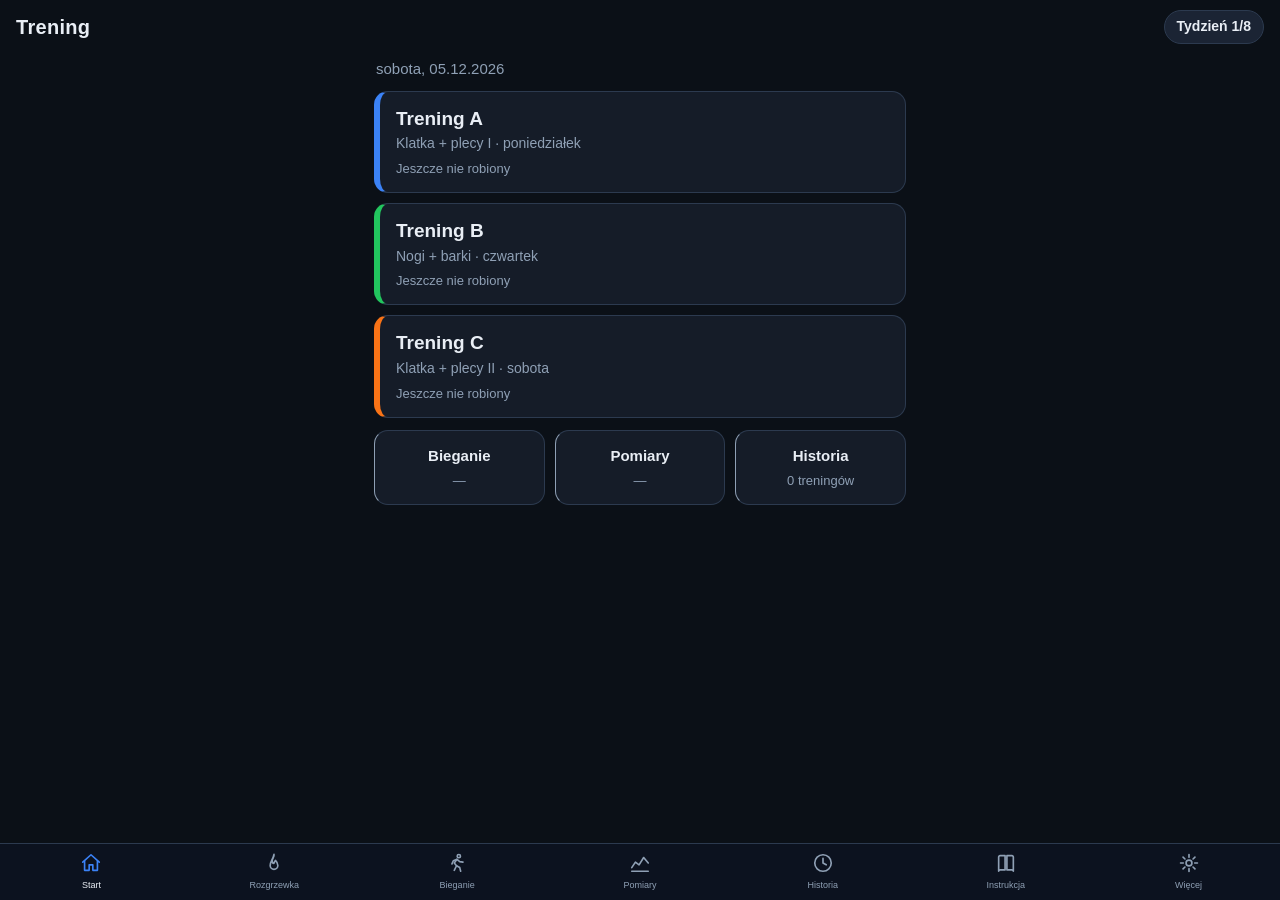
<file: index.html>
<!DOCTYPE html>
<html lang="pl">
<head>
  <meta charset="UTF-8">
  <meta name="viewport" content="width=device-width, initial-scale=1, viewport-fit=cover">
  <meta name="color-scheme" content="dark">
  <meta name="theme-color" content="#0b1017">
  <meta name="description" content="Dziennik treningowy — plan A/B/C, bieganie, pomiary. Działa offline.">
  <title>Trening</title>
  <link rel="manifest" href="manifest.json">
  <link rel="icon" href="icons/icon-192.png" type="image/png">
  <link rel="apple-touch-icon" href="icons/apple-touch-icon.png">
  <meta name="apple-mobile-web-app-capable" content="yes">
  <meta name="mobile-web-app-capable" content="yes">
  <meta name="apple-mobile-web-app-status-bar-style" content="black-translucent">
  <meta name="apple-mobile-web-app-title" content="Trening">
  <link rel="stylesheet" href="style.css">
</head>
<body>
  <header class="top">
    <h1>Trening</h1>
    <span id="weekchip" class="chip" hidden></span>
  </header>

  <main id="view" aria-live="polite"></main>

  <div id="timerbar" class="timerbar" hidden>
    <div class="timerinfo">
      <span class="timerlabel" id="timerlabel">Przerwa</span>
      <strong class="timertime" id="timertime">0:00</strong>
    </div>
    <button id="timerstop" class="btn ghost" type="button" aria-label="Zatrzymaj timer">✕</button>
  </div>

  <div id="toast" class="toast" hidden></div>

  <nav class="bottomnav" aria-label="Nawigacja">
    <a href="#/home" data-nav="home">
      <svg viewBox="0 0 24 24" aria-hidden="true"><path d="M3 11l9-8 9 8"/><path d="M5 10v10h5v-6h4v6h5V10"/></svg>
      <span>Start</span>
    </a>
    <a href="#/warmup" data-nav="warmup">
      <svg viewBox="0 0 24 24" aria-hidden="true"><path d="M12 2.5c.6 3.2-2 4.7-2 7.3 0 1.5 1 2.6 2 2.6 0-1.6 1-2.2 1.6-3.2 1.6 1.6 2.6 3.1 2.6 5.6a4.2 4.2 0 0 1-8.4 0C7.4 10.6 10.8 8.6 12 2.5z"/></svg>
      <span>Rozgrzewka</span>
    </a>
    <a href="#/run" data-nav="run">
      <svg viewBox="0 0 24 24" aria-hidden="true"><circle cx="14" cy="4.5" r="1.8"/><path d="M9 20l2.5-5L9 12l3-4 3 2.5 3.5.5"/><path d="M12 8l-4 1.5L6.5 13"/><path d="M11.5 15L15 17l1 4"/></svg>
      <span>Bieganie</span>
    </a>
    <a href="#/measure" data-nav="measure">
      <svg viewBox="0 0 24 24" aria-hidden="true"><path d="M3 17l4-6 4 3 5-8 5 6"/><path d="M3 21h18"/></svg>
      <span>Pomiary</span>
    </a>
    <a href="#/history" data-nav="history">
      <svg viewBox="0 0 24 24" aria-hidden="true"><circle cx="12" cy="12" r="9"/><path d="M12 7v5l3.5 2"/></svg>
      <span>Historia</span>
    </a>
    <a href="#/guide" data-nav="guide">
      <svg viewBox="0 0 24 24" aria-hidden="true"><path d="M4 5.5A1.5 1.5 0 0 1 5.5 4H11v15.5H5.5A1.5 1.5 0 0 0 4 21z"/><path d="M20 5.5A1.5 1.5 0 0 0 18.5 4H13v15.5h5.5A1.5 1.5 0 0 1 20 21z"/></svg>
      <span>Instrukcja</span>
    </a>
    <a href="#/settings" data-nav="settings">
      <svg viewBox="0 0 24 24" aria-hidden="true"><circle cx="12" cy="12" r="3.2"/><path d="M12 2.8v3M12 18.2v3M2.8 12h3M18.2 12h3M5.5 5.5l2.1 2.1M16.4 16.4l2.1 2.1M18.5 5.5l-2.1 2.1M7.6 16.4l-2.1 2.1"/></svg>
      <span>Więcej</span>
    </a>
  </nav>

  <script src="app.js"></script>
</body>
</html>
</file>
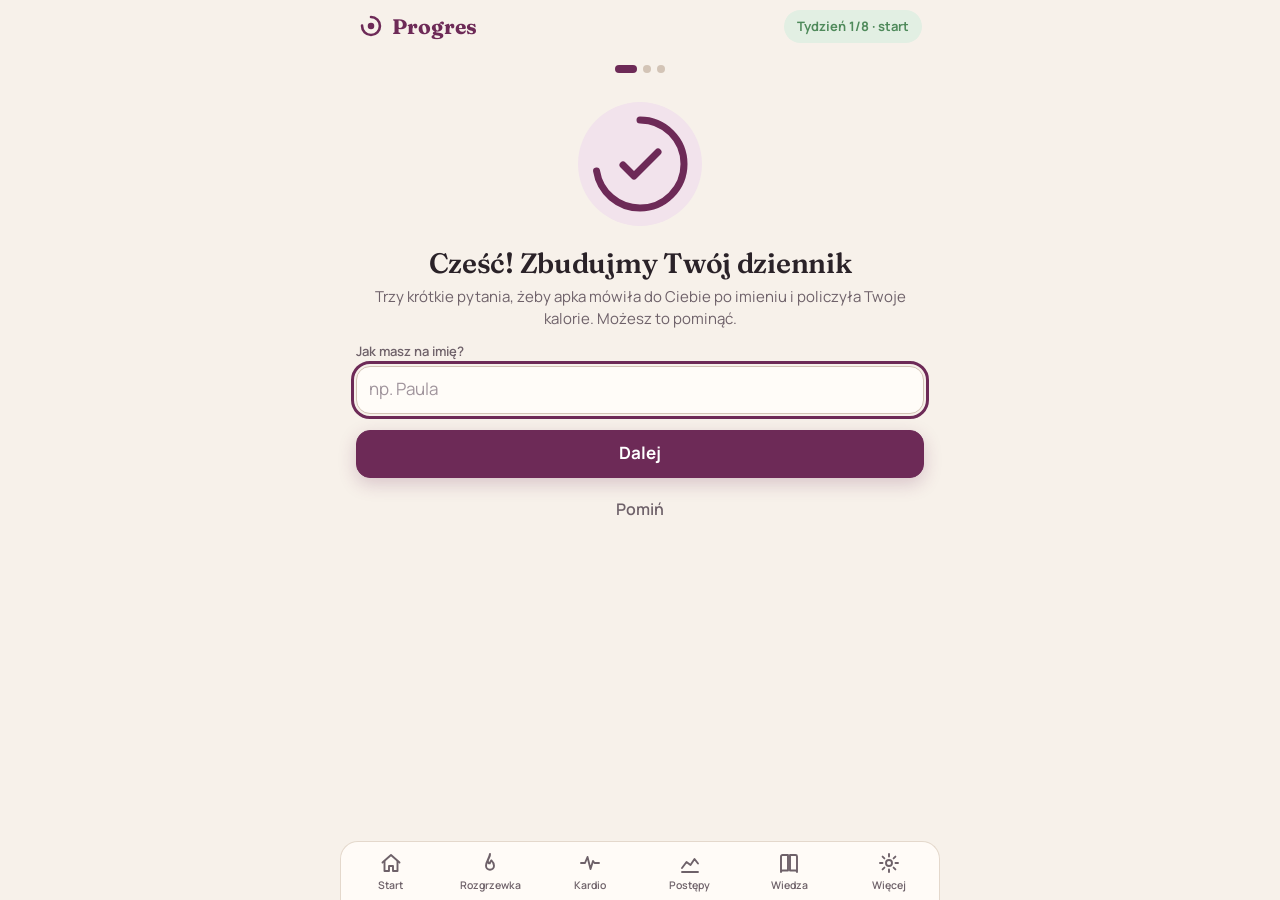
<file: beginner/index.html>
<!DOCTYPE html>
<html lang="pl">
<head>
  <meta charset="UTF-8">
  <meta name="viewport" content="width=device-width, initial-scale=1, viewport-fit=cover">
  <meta name="color-scheme" content="light dark">
  <meta name="theme-color" content="#f7f1ea" media="(prefers-color-scheme: light)">
  <meta name="theme-color" content="#1b1519" media="(prefers-color-scheme: dark)">
  <meta name="description" content="Twój dziennik treningowy na start: plan A/B, rozgrzewka, kardio, pomiary, zdjęcia i wiedza. Działa offline.">
  <title>Progres</title>
  <link rel="manifest" href="manifest.json">
  <link rel="icon" href="icons/icon-192.png" type="image/png">
  <link rel="apple-touch-icon" href="icons/apple-touch-icon.png">
  <meta name="apple-mobile-web-app-capable" content="yes">
  <meta name="mobile-web-app-capable" content="yes">
  <meta name="apple-mobile-web-app-status-bar-style" content="default">
  <meta name="apple-mobile-web-app-title" content="Progres">
  <link rel="preload" href="fonts/manrope-latin-400-normal.woff2" as="font" type="font/woff2" crossorigin>
  <link rel="preload" href="fonts/manrope-latin-700-normal.woff2" as="font" type="font/woff2" crossorigin>
  <link rel="preload" href="fonts/fraunces-latin-600-normal.woff2" as="font" type="font/woff2" crossorigin>
  <link rel="stylesheet" href="style.css">
  <script>
    (function () {
      try {
        var raw = localStorage.getItem('gf.settings');
        var t = raw ? JSON.parse(raw).d.theme : null;
        if (t === 'light' || t === 'dark') document.documentElement.setAttribute('data-theme', t);
      } catch (e) {}
    })();
  </script>
</head>
<body>
  <header class="top" id="top">
    <a class="brand" href="#/home" aria-label="Start">
      <svg viewBox="0 0 32 32" aria-hidden="true"><circle cx="16" cy="16" r="11" fill="none" stroke="currentColor" stroke-width="3.2" stroke-dasharray="52 18" stroke-linecap="round" transform="rotate(-90 16 16)"/><circle cx="16" cy="16" r="4" fill="currentColor"/></svg>
      <span>Progres</span>
    </a>
    <span id="weekchip" class="chip" hidden></span>
  </header>

  <main id="view"></main>

  <div id="timerbar" class="timerbar" hidden role="status">
    <div class="timerinfo">
      <span class="timerlabel" id="timerlabel">Przerwa</span>
      <strong class="timertime" id="timertime">0:00</strong>
    </div>
    <button id="timerstop" class="iconbtn" type="button" aria-label="Zamknij timer">
      <svg viewBox="0 0 24 24" aria-hidden="true"><path d="M6 6l12 12M18 6L6 18"/></svg>
    </button>
  </div>

  <div id="toast" class="toast" hidden role="status" aria-live="polite"></div>

  <nav class="bottomnav" aria-label="Nawigacja">
    <a href="#/home" data-nav="home">
      <svg viewBox="0 0 24 24" aria-hidden="true"><path d="M3.5 11.5 12 4l8.5 7.5"/><path d="M5.5 10.5V20h4.5v-5h4v5h4.5v-9.5"/></svg>
      <span>Start</span>
    </a>
    <a href="#/warmup" data-nav="warmup">
      <svg viewBox="0 0 24 24" aria-hidden="true"><path d="M12 3c.5 3-2.2 4.4-2.2 7 0 1.4.9 2.4 2 2.4.1-1.5 1-2.1 1.6-3 1.5 1.5 2.6 3 2.6 5.3A4 4 0 0 1 8 14.7C8 10 11 8.5 12 3z"/></svg>
      <span>Rozgrzewka</span>
    </a>
    <a href="#/cardio" data-nav="cardio">
      <svg viewBox="0 0 24 24" aria-hidden="true"><path d="M3 12h4l2.5-6 3 12 2.5-8 1.5 2H21"/></svg>
      <span>Kardio</span>
    </a>
    <a href="#/measure" data-nav="progress">
      <svg viewBox="0 0 24 24" aria-hidden="true"><path d="M4 17l4.5-6 4 3 4-6 3.5 4.5"/><path d="M4 21h16"/></svg>
      <span>Postępy</span>
    </a>
    <a href="#/learn" data-nav="learn">
      <svg viewBox="0 0 24 24" aria-hidden="true"><path d="M4 5.5A1.5 1.5 0 0 1 5.5 4H11v15.5H5.5A1.5 1.5 0 0 0 4 21z"/><path d="M20 5.5A1.5 1.5 0 0 0 18.5 4H13v15.5h5.5A1.5 1.5 0 0 1 20 21z"/></svg>
      <span>Wiedza</span>
    </a>
    <a href="#/settings" data-nav="settings">
      <svg viewBox="0 0 24 24" aria-hidden="true"><circle cx="12" cy="12" r="3"/><path d="M12 3v2.5M12 18.5V21M3 12h2.5M18.5 12H21M5.6 5.6l1.8 1.8M16.6 16.6l1.8 1.8M18.4 5.6l-1.8 1.8M7.4 16.6l-1.8 1.8"/></svg>
      <span>Więcej</span>
    </a>
  </nav>

  <script src="content.js"></script>
  <script src="app.js"></script>
  <script src="screens.js"></script>
</body>
</html>
</file>
<file: style.css>
/* ===== Trening — dziennik siłowni ===== */
:root {
  --bg: #0b1017;
  --card: #151c28;
  --card2: #1b2434;
  --line: #26324333;
  --line2: #2c3a4f;
  --text: #e9eef5;
  --mut: #8fa0b5;
  --a: #3b82f6;   /* Trening A — niebieski */
  --b: #22c55e;   /* Trening B — zielony  */
  --c: #f97316;   /* Trening C — pomarańczowy */
  --neut: #7dd3fc;
  --ok: #22c55e;
  --warn: #fbbf24;
  --danger: #ef4444;
  --r: 14px;
}

* { box-sizing: border-box; }

[hidden] { display: none !important; }

html { -webkit-text-size-adjust: 100%; }

body {
  margin: 0;
  background: var(--bg);
  color: var(--text);
  font-family: -apple-system, BlinkMacSystemFont, "Segoe UI", Roboto, "Helvetica Neue", Arial, sans-serif;
  line-height: 1.4;
  padding-bottom: calc(76px + env(safe-area-inset-bottom));
  min-height: 100dvh;
}

/* ===== Nagłówek ===== */
.top {
  display: flex;
  align-items: center;
  justify-content: space-between;
  gap: 8px;
  padding: calc(10px + env(safe-area-inset-top)) 16px 8px;
}
.top h1 { font-size: 20px; margin: 0; letter-spacing: 0.3px; }

.chip {
  background: var(--card2);
  border: 1px solid var(--line2);
  color: var(--text);
  border-radius: 999px;
  padding: 6px 12px;
  font-size: 14px;
  font-weight: 600;
  white-space: nowrap;
}
.chip.deload { background: #f9731626; border-color: var(--c); color: #fdba74; }

main { padding: 4px 14px 16px; max-width: 560px; margin: 0 auto; }

h2 { font-size: 18px; margin: 14px 2px 10px; }
.mut { color: var(--mut); }
.small { font-size: 13px; }

/* ===== Przyciski / pola ===== */
button, .btn {
  font: inherit;
  color: var(--text);
  background: var(--card2);
  border: 1px solid var(--line2);
  border-radius: 12px;
  min-height: 48px;
  padding: 10px 16px;
  cursor: pointer;
  touch-action: manipulation;
}
button:active { transform: scale(0.98); }

.btn.primary { background: var(--a); border-color: var(--a); font-weight: 700; font-size: 17px; width: 100%; }
.btn.primary.pb { background: var(--b); border-color: var(--b); }
.btn.primary.pc { background: var(--c); border-color: var(--c); }
.btn.ghost { background: transparent; border-color: transparent; color: var(--mut); }
.btn.danger { color: #fca5a5; border-color: #ef444455; background: #ef44441a; }
.btn.wide { width: 100%; }

input, select {
  font: inherit;
  font-size: 18px;
  color: var(--text);
  background: var(--bg);
  border: 1px solid var(--line2);
  border-radius: 12px;
  min-height: 48px;
  padding: 8px 12px;
  width: 100%;
}
input::placeholder { color: #55647a; }

:focus-visible { outline: 2px solid var(--a); outline-offset: 2px; }

label.field { display: block; margin: 10px 0; }
label.field > span { display: block; font-size: 14px; color: var(--mut); margin-bottom: 5px; }

/* ===== Start ===== */
.today { color: var(--mut); font-size: 15px; margin: 2px 2px 12px; }

.banner {
  background: linear-gradient(90deg, #f973161f, #f9731608);
  border: 1px solid #f9731666;
  color: #fdba74;
  border-radius: var(--r);
  padding: 12px 14px;
  font-weight: 600;
  margin: 0 0 12px;
}

.tiles { display: grid; gap: 10px; }

.tile {
  display: block;
  text-decoration: none;
  color: var(--text);
  background: var(--card);
  border: 1px solid var(--line2);
  border-left: 6px solid var(--mut);
  border-radius: var(--r);
  padding: 14px 16px;
}
.tile .tname { font-size: 19px; font-weight: 700; }
.tile .tsub { color: var(--mut); font-size: 14px; margin-top: 2px; }
.tile .tlast { color: var(--mut); font-size: 13px; margin-top: 6px; }
.tile .draftmark { color: var(--warn); font-weight: 600; }
.tile.pa { border-left-color: var(--a); }
.tile.pb { border-left-color: var(--b); }
.tile.pc { border-left-color: var(--c); }

.tiles.minor { grid-template-columns: 1fr 1fr 1fr; margin-top: 12px; }
.tiles.minor .tile { border-left-width: 1px; text-align: center; padding: 14px 6px; }
.tiles.minor .tname { font-size: 15px; }

/* ===== Ekran treningu ===== */
.planhead { display: flex; align-items: baseline; justify-content: space-between; gap: 8px; margin: 8px 2px 4px; }
.planhead h2 { margin: 0; }
.backlink { color: var(--mut); text-decoration: none; font-size: 15px; padding: 8px 4px; display: inline-block; }

.excard {
  background: var(--card);
  border: 1px solid var(--line2);
  border-radius: var(--r);
  padding: 12px 12px 14px;
  margin: 10px 0;
}
.excard.pa { border-top: 3px solid var(--a); }
.excard.pb { border-top: 3px solid var(--b); }
.excard.pc { border-top: 3px solid var(--c); }

.exhead { display: flex; gap: 8px; align-items: baseline; }
.exnum {
  flex: none; width: 24px; height: 24px; border-radius: 50%;
  background: var(--card2); color: var(--mut);
  font-size: 13px; font-weight: 700;
  display: inline-flex; align-items: center; justify-content: center;
}
.exhead h3 { font-size: 16px; margin: 0; }

.extarget { color: var(--mut); font-size: 14px; margin: 6px 0 2px; }
.exlast { color: #6d7d92; font-size: 13px; margin: 2px 0 8px; }

.badge {
  display: inline-block;
  background: #22c55e22;
  border: 1px solid #22c55e88;
  color: #86efac;
  border-radius: 999px;
  padding: 5px 12px;
  font-size: 14px;
  font-weight: 700;
  margin: 2px 0 8px;
}
.badge.deload { background: #f9731622; border-color: #f9731688; color: #fdba74; }

.wrow { display: flex; gap: 8px; align-items: center; margin: 4px 0 10px; }
.wrow .step {
  flex: none; width: 52px; font-size: 22px; font-weight: 700; padding: 0;
}
.wrow input.w {
  flex: 1; min-width: 0; text-align: center;
  font-size: 22px; font-weight: 700;
}
.wrow .unit { color: var(--mut); font-size: 15px; flex: none; }

/* ===== Notatka do ćwiczenia ===== */
.note { margin: 2px 0 10px; }
.note .notepreview {
  width: 100%;
  display: flex; align-items: center; gap: 8px;
  text-align: left;
  min-height: 42px;
  padding: 8px 11px;
  background: transparent;
  border: 1px dashed var(--line2);
  border-radius: 12px;
  color: var(--mut);
  font: inherit; font-size: 14px;
}
.note .notepreview .noteicon { flex: none; font-size: 15px; line-height: 1; opacity: .85; }
.note .notepreview .txt { flex: 1; min-width: 0; }
.note .notepreview .txt.add { color: var(--mut); }
.note .notepreview .notehint { flex: none; font-size: 12px; color: var(--mut); }

/* stan z notatką: bursztynowy akcent, podgląd do 2 linii */
.note.has .notepreview {
  align-items: flex-start;
  border-style: solid;
  border-color: #fbbf2455;
  border-left: 3px solid var(--warn);
  background: #fbbf2412;
  color: var(--text);
}
.note.has .notepreview .txt {
  color: var(--text);
  white-space: pre-wrap;
  display: -webkit-box; -webkit-line-clamp: 2; -webkit-box-orient: vertical; overflow: hidden;
}

/* rozwinięte pole edycji */
.note .notebox { display: none; margin-top: 6px; }
.note.open .notepreview { display: none; }
.note.open .notebox { display: block; }
.note .noteedit {
  width: 100%; min-height: 86px; resize: vertical;
  font-size: 16px; line-height: 1.45;
  background: var(--bg); border: 1px solid var(--a); border-radius: 12px; padding: 10px 12px;
  color: var(--text);
}
.note .noterow { display: flex; justify-content: flex-end; margin-top: 6px; }
.note .notedone {
  min-height: 40px; padding: 6px 18px; font-size: 15px;
  color: var(--neut); background: var(--card2); border: 1px solid var(--line2); border-radius: 12px;
}

.restctl { display: flex; align-items: center; gap: 8px; margin: 0 0 10px; }
.restctl .restlbl { color: var(--mut); font-size: 13px; margin-right: auto; }
.restctl .restminus, .restctl .restplus {
  flex: none; min-height: 40px; min-width: 46px; padding: 0;
  font-size: 22px; font-weight: 700; line-height: 1;
}
.restctl .restval {
  flex: none; min-width: 56px; text-align: center;
  font-size: 17px; font-weight: 700; font-variant-numeric: tabular-nums;
}

.copyrow { margin: 0 0 10px; }
.copylast { width: 100%; min-height: 44px; font-size: 15px; color: var(--neut); background: var(--card2); }

.sets { display: grid; grid-template-columns: repeat(var(--n, 4), 1fr); gap: 8px; }
.setcol { display: grid; gap: 6px; justify-items: stretch; }
.setcol .slabel { text-align: center; color: var(--mut); font-size: 12px; }
.setcol input.reps { text-align: center; font-size: 20px; font-weight: 700; padding: 6px 4px; }

.done {
  appearance: none;
  -webkit-appearance: none;
  margin: 0;
  width: 100%;
  height: 48px;
  border: 1px solid var(--line2);
  border-radius: 12px;
  background: var(--bg);
  cursor: pointer;
  display: inline-flex;
  align-items: center;
  justify-content: center;
}
.done::after { content: "✓"; font-size: 22px; font-weight: 900; color: transparent; }
.done:checked { background: #22c55e2b; border-color: var(--ok); }
.done:checked::after { color: var(--ok); }

.finishbar { margin: 16px 0 4px; display: grid; gap: 8px; }

/* ===== Formularze / listy ===== */
.card {
  background: var(--card);
  border: 1px solid var(--line2);
  border-radius: var(--r);
  padding: 14px;
  margin: 10px 0;
}

.grid2 { display: grid; grid-template-columns: 1fr 1fr; gap: 0 10px; }

.seg { display: grid; grid-template-columns: repeat(5, 1fr); gap: 6px; }
.seg button { min-height: 48px; font-size: 17px; font-weight: 700; padding: 0; }
.seg button.on { background: var(--a); border-color: var(--a); }

.pacebox { font-size: 15px; color: var(--mut); margin: 8px 2px; }
.pacebox strong { color: var(--text); font-size: 18px; }

.list { list-style: none; padding: 0; margin: 8px 0; }
.list li {
  display: flex; justify-content: space-between; align-items: center; gap: 10px;
  background: var(--card);
  border: 1px solid var(--line2);
  border-radius: 12px;
  padding: 10px 12px;
  margin: 8px 0;
  font-size: 15px;
}
.list li .li-main { flex: 1; min-width: 0; }
.list li .li-date { color: var(--mut); font-size: 13px; }
.list li .del {
  flex: none; min-height: 40px; min-width: 40px; padding: 0;
  color: var(--mut); background: transparent; border-color: transparent; font-size: 18px;
}

.delta { font-size: 15px; margin: 8px 2px; }
.delta .up { color: #fca5a5; }
.delta .downgood { color: #86efac; }

.chartbox { margin: 8px 0 4px; }
.chartbox svg { width: 100%; height: auto; display: block; }
.charttitle { font-size: 14px; color: var(--mut); margin: 10px 2px 4px; }

.legend { display: flex; gap: 14px; font-size: 13px; color: var(--mut); margin: 4px 2px; }
.legend .dot { display: inline-block; width: 10px; height: 10px; border-radius: 50%; margin-right: 5px; }

/* ===== Ustawienia ===== */
.setrow {
  display: flex; align-items: center; justify-content: space-between; gap: 12px;
  padding: 6px 0;
}
.switch { position: relative; flex: none; width: 54px; height: 32px; }
.switch input { position: absolute; opacity: 0; width: 100%; height: 100%; margin: 0; cursor: pointer; min-height: 0; }
.switch .knob {
  position: absolute; inset: 0; border-radius: 999px;
  background: var(--card2); border: 1px solid var(--line2);
  transition: background 0.15s;
  pointer-events: none;
}
.switch .knob::after {
  content: ""; position: absolute; top: 3px; left: 4px;
  width: 24px; height: 24px; border-radius: 50%;
  background: var(--mut);
  transition: transform 0.15s, background 0.15s;
}
.switch input:checked + .knob { background: #3b82f655; border-color: var(--a); }
.switch input:checked + .knob::after { transform: translateX(21px); background: var(--a); }
.switch input:focus-visible + .knob { outline: 2px solid var(--a); outline-offset: 2px; }

/* ===== Instrukcja ===== */
.guide .card { padding: 14px 16px; }
.guide h3 { font-size: 16px; margin: 2px 0 8px; display: flex; align-items: center; gap: 8px; }
.guide h3 .tag {
  flex: none; font-size: 12px; font-weight: 700; color: var(--bg);
  border-radius: 6px; padding: 2px 8px;
}
.guide h3 .tag.pa { background: var(--a); }
.guide h3 .tag.pb { background: var(--b); }
.guide h3 .tag.pc { background: var(--c); }
.guide h3 .tag.pw { background: #2dd4bf; min-width: 22px; text-align: center; }
.guide .disclaimer {
  background: #ef44441a; border: 1px solid #ef444455; color: #fca5a5;
  border-radius: 14px; padding: 12px 14px; margin: 0 0 12px; font-size: 14px; line-height: 1.5;
}
.guide .disclaimer strong { color: #fecaca; }
.guide .src { font-size: 12px; color: var(--mut); word-break: break-word; margin: 4px 0; }
.guide .src li { font-size: 12px; }
.guide p { font-size: 15px; margin: 6px 0; }
.guide ul { margin: 6px 0; padding-left: 20px; }
.guide ol { margin: 6px 0; padding-left: 22px; }
.guide li { font-size: 15px; margin: 5px 0; }
.guide .k { font-weight: 700; color: var(--text); }
.guide .hl { color: #86efac; font-weight: 700; }
.guide .hl.legs { color: #fdba74; }
.guide .day {
  display: inline-block; font-size: 12px; color: var(--mut);
  border: 1px solid var(--line2); border-radius: 999px; padding: 1px 8px; margin-left: 6px;
  vertical-align: middle;
}
.guide .lead { color: var(--mut); font-size: 15px; margin: 2px 2px 12px; }

/* ===== Timer / toast ===== */
.timerbar {
  position: fixed;
  left: 10px; right: 10px;
  bottom: calc(72px + env(safe-area-inset-bottom));
  background: #1d2a3d;
  border: 1px solid var(--a);
  border-radius: 14px;
  padding: 8px 8px 8px 14px;
  display: flex; align-items: center; justify-content: space-between; gap: 8px;
  box-shadow: 0 6px 24px #0009;
  z-index: 40;
}
.timerbar.over { border-color: var(--ok); background: #16341f; }
.timerinfo { min-width: 0; display: flex; align-items: baseline; gap: 10px; }
.timerlabel { color: var(--mut); font-size: 13px; white-space: nowrap; overflow: hidden; text-overflow: ellipsis; }
.timertime { font-size: 24px; font-variant-numeric: tabular-nums; }

.toast {
  pointer-events: none;
  position: fixed;
  left: 50%; transform: translateX(-50%);
  bottom: calc(84px + env(safe-area-inset-bottom));
  background: var(--card2);
  border: 1px solid var(--line2);
  border-radius: 999px;
  padding: 10px 18px;
  font-size: 15px;
  font-weight: 600;
  z-index: 50;
  box-shadow: 0 6px 24px #000a;
  white-space: nowrap;
}

/* ===== Dolna nawigacja ===== */
.bottomnav {
  position: fixed;
  left: 0; right: 0; bottom: 0;
  display: grid;
  grid-template-columns: repeat(7, 1fr);
  background: #0d1420f2;
  border-top: 1px solid var(--line2);
  padding-bottom: env(safe-area-inset-bottom);
  backdrop-filter: blur(8px);
  z-index: 30;
}
.bottomnav a {
  display: grid;
  justify-items: center;
  gap: 2px;
  padding: 8px 0 6px;
  min-height: 56px;
  text-decoration: none;
  color: var(--mut);
  font-size: 9px;
  min-width: 0;
}
.bottomnav a span { max-width: 100%; overflow: hidden; text-overflow: ellipsis; white-space: nowrap; }
.bottomnav a svg { width: 22px; height: 22px; fill: none; stroke: currentColor; stroke-width: 1.8; stroke-linecap: round; stroke-linejoin: round; }
.bottomnav a.on { color: var(--text); }
.bottomnav a.on svg { stroke: var(--a); }

@media (prefers-reduced-motion: reduce) {
  *, *::before, *::after { transition: none !important; animation: none !important; }
  button:active { transform: none; }
}
</file>
<file: beginner/style.css>
/* ===== Progres — dziennik treningowy na start =====
   Motyw jasny, ciepły (domyślny) + ciemny. Fonty lokalne (OFL). */

@font-face { font-family: 'Manrope'; font-style: normal; font-display: swap; font-weight: 400; src: url(fonts/manrope-latin-ext-400-normal.woff2) format('woff2'); unicode-range: U+0100-02BA, U+02BD-02C5, U+02C7-02CC, U+02CE-02D7, U+02DD-02FF, U+0304, U+0308, U+0329, U+1D00-1DBF, U+1E00-1E9F, U+1EF2-1EFF, U+2020, U+20A0-20AB, U+20AD-20C0, U+2113, U+2C60-2C7F, U+A720-A7FF; }
@font-face { font-family: 'Manrope'; font-style: normal; font-display: swap; font-weight: 400; src: url(fonts/manrope-latin-400-normal.woff2) format('woff2'); unicode-range: U+0000-00FF, U+0131, U+0152-0153, U+02BB-02BC, U+02C6, U+02DA, U+02DC, U+0304, U+0308, U+0329, U+2000-206F, U+20AC, U+2122, U+2191, U+2193, U+2212, U+2215, U+FEFF, U+FFFD; }
@font-face { font-family: 'Manrope'; font-style: normal; font-display: swap; font-weight: 500; src: url(fonts/manrope-latin-ext-500-normal.woff2) format('woff2'); unicode-range: U+0100-02BA, U+02BD-02C5, U+02C7-02CC, U+02CE-02D7, U+02DD-02FF, U+0304, U+0308, U+0329, U+1D00-1DBF, U+1E00-1E9F, U+1EF2-1EFF, U+2020, U+20A0-20AB, U+20AD-20C0, U+2113, U+2C60-2C7F, U+A720-A7FF; }
@font-face { font-family: 'Manrope'; font-style: normal; font-display: swap; font-weight: 500; src: url(fonts/manrope-latin-500-normal.woff2) format('woff2'); unicode-range: U+0000-00FF, U+0131, U+0152-0153, U+02BB-02BC, U+02C6, U+02DA, U+02DC, U+0304, U+0308, U+0329, U+2000-206F, U+20AC, U+2122, U+2191, U+2193, U+2212, U+2215, U+FEFF, U+FFFD; }
@font-face { font-family: 'Manrope'; font-style: normal; font-display: swap; font-weight: 600; src: url(fonts/manrope-latin-ext-600-normal.woff2) format('woff2'); unicode-range: U+0100-02BA, U+02BD-02C5, U+02C7-02CC, U+02CE-02D7, U+02DD-02FF, U+0304, U+0308, U+0329, U+1D00-1DBF, U+1E00-1E9F, U+1EF2-1EFF, U+2020, U+20A0-20AB, U+20AD-20C0, U+2113, U+2C60-2C7F, U+A720-A7FF; }
@font-face { font-family: 'Manrope'; font-style: normal; font-display: swap; font-weight: 600; src: url(fonts/manrope-latin-600-normal.woff2) format('woff2'); unicode-range: U+0000-00FF, U+0131, U+0152-0153, U+02BB-02BC, U+02C6, U+02DA, U+02DC, U+0304, U+0308, U+0329, U+2000-206F, U+20AC, U+2122, U+2191, U+2193, U+2212, U+2215, U+FEFF, U+FFFD; }
@font-face { font-family: 'Manrope'; font-style: normal; font-display: swap; font-weight: 700; src: url(fonts/manrope-latin-ext-700-normal.woff2) format('woff2'); unicode-range: U+0100-02BA, U+02BD-02C5, U+02C7-02CC, U+02CE-02D7, U+02DD-02FF, U+0304, U+0308, U+0329, U+1D00-1DBF, U+1E00-1E9F, U+1EF2-1EFF, U+2020, U+20A0-20AB, U+20AD-20C0, U+2113, U+2C60-2C7F, U+A720-A7FF; }
@font-face { font-family: 'Manrope'; font-style: normal; font-display: swap; font-weight: 700; src: url(fonts/manrope-latin-700-normal.woff2) format('woff2'); unicode-range: U+0000-00FF, U+0131, U+0152-0153, U+02BB-02BC, U+02C6, U+02DA, U+02DC, U+0304, U+0308, U+0329, U+2000-206F, U+20AC, U+2122, U+2191, U+2193, U+2212, U+2215, U+FEFF, U+FFFD; }
@font-face { font-family: 'Fraunces'; font-style: normal; font-display: swap; font-weight: 500; src: url(fonts/fraunces-latin-ext-500-normal.woff2) format('woff2'); unicode-range: U+0100-02BA, U+02BD-02C5, U+02C7-02CC, U+02CE-02D7, U+02DD-02FF, U+0304, U+0308, U+0329, U+1D00-1DBF, U+1E00-1E9F, U+1EF2-1EFF, U+2020, U+20A0-20AB, U+20AD-20C0, U+2113, U+2C60-2C7F, U+A720-A7FF; }
@font-face { font-family: 'Fraunces'; font-style: normal; font-display: swap; font-weight: 500; src: url(fonts/fraunces-latin-500-normal.woff2) format('woff2'); unicode-range: U+0000-00FF, U+0131, U+0152-0153, U+02BB-02BC, U+02C6, U+02DA, U+02DC, U+0304, U+0308, U+0329, U+2000-206F, U+20AC, U+2122, U+2191, U+2193, U+2212, U+2215, U+FEFF, U+FFFD; }
@font-face { font-family: 'Fraunces'; font-style: normal; font-display: swap; font-weight: 600; src: url(fonts/fraunces-latin-ext-600-normal.woff2) format('woff2'); unicode-range: U+0100-02BA, U+02BD-02C5, U+02C7-02CC, U+02CE-02D7, U+02DD-02FF, U+0304, U+0308, U+0329, U+1D00-1DBF, U+1E00-1E9F, U+1EF2-1EFF, U+2020, U+20A0-20AB, U+20AD-20C0, U+2113, U+2C60-2C7F, U+A720-A7FF; }
@font-face { font-family: 'Fraunces'; font-style: normal; font-display: swap; font-weight: 600; src: url(fonts/fraunces-latin-600-normal.woff2) format('woff2'); unicode-range: U+0000-00FF, U+0131, U+0152-0153, U+02BB-02BC, U+02C6, U+02DA, U+02DC, U+0304, U+0308, U+0329, U+2000-206F, U+20AC, U+2122, U+2191, U+2193, U+2212, U+2215, U+FEFF, U+FFFD; }
@font-face { font-family: 'Fraunces'; font-style: normal; font-display: swap; font-weight: 700; src: url(fonts/fraunces-latin-ext-700-normal.woff2) format('woff2'); unicode-range: U+0100-02BA, U+02BD-02C5, U+02C7-02CC, U+02CE-02D7, U+02DD-02FF, U+0304, U+0308, U+0329, U+1D00-1DBF, U+1E00-1E9F, U+1EF2-1EFF, U+2020, U+20A0-20AB, U+20AD-20C0, U+2113, U+2C60-2C7F, U+A720-A7FF; }
@font-face { font-family: 'Fraunces'; font-style: normal; font-display: swap; font-weight: 700; src: url(fonts/fraunces-latin-700-normal.woff2) format('woff2'); unicode-range: U+0000-00FF, U+0131, U+0152-0153, U+02BB-02BC, U+02C6, U+02DA, U+02DC, U+0304, U+0308, U+0329, U+2000-206F, U+20AC, U+2122, U+2191, U+2193, U+2212, U+2215, U+FEFF, U+FFFD; }

:root {
  --bg: #f7f1ea;
  --bg2: #ede3d8;
  --card: #fffcf8;
  --line: #e4d8cc;
  --line2: #d3c4b6;
  --text: #2a2228;
  --mut: #6e6169;
  --accent: #6d2a57;
  --accent-ink: #ffffff;
  --accent-soft: #f2e3ec;
  --a: #6d2a57;
  --a-soft: #f2e3ec;
  --b: #8a3a4c;
  --b-soft: #f6e4e6;
  --ok: #4f8a5b;
  --ok-soft: #e2efe3;
  --warn: #a8641f;
  --warn-soft: #f7e9d6;
  --danger: #b23b3b;
  --danger-soft: #f8e2e2;
  --shadow: 0 6px 22px rgba(90, 55, 70, .09), 0 1px 3px rgba(90, 55, 70, .06);
  --shadow-lg: 0 14px 40px rgba(90, 55, 70, .16);
  --r: 20px;
  --r-sm: 14px;
  --sans: 'Manrope', -apple-system, BlinkMacSystemFont, 'Segoe UI', Roboto, sans-serif;
  --serif: 'Fraunces', Georgia, 'Times New Roman', serif;
  color-scheme: light;
}
@media (prefers-color-scheme: dark) {
  :root:not([data-theme="light"]) {
    --bg: #1b1519; --bg2: #262028; --card: #272029; --line: #3a3038; --line2: #4a3f48;
    --text: #f3ebef; --mut: #b4a6ae;
    --accent: #d99cc6; --accent-ink: #2a1422; --accent-soft: #3a2634;
    --a: #d99cc6; --a-soft: #3a2634; --b: #e6a3b0; --b-soft: #3d2730;
    --ok: #8fc79a; --ok-soft: #22352a; --warn: #e3ab62; --warn-soft: #3a2e1e;
    --danger: #ef8181; --danger-soft: #3c2424;
    --shadow: 0 6px 22px rgba(0, 0, 0, .35); --shadow-lg: 0 14px 40px rgba(0, 0, 0, .5);
    color-scheme: dark;
  }
}
:root[data-theme="dark"] {
  --bg: #1b1519; --bg2: #262028; --card: #272029; --line: #3a3038; --line2: #4a3f48;
  --text: #f3ebef; --mut: #b4a6ae;
  --accent: #d99cc6; --accent-ink: #2a1422; --accent-soft: #3a2634;
  --a: #d99cc6; --a-soft: #3a2634; --b: #e6a3b0; --b-soft: #3d2730;
  --ok: #8fc79a; --ok-soft: #22352a; --warn: #e3ab62; --warn-soft: #3a2e1e;
  --danger: #ef8181; --danger-soft: #3c2424;
  --shadow: 0 6px 22px rgba(0, 0, 0, .35); --shadow-lg: 0 14px 40px rgba(0, 0, 0, .5);
  color-scheme: dark;
}

* { box-sizing: border-box; }
[hidden] { display: none !important; }
html { -webkit-text-size-adjust: 100%; }
body {
  margin: 0;
  background: var(--bg);
  color: var(--text);
  font-family: var(--sans);
  font-size: 16px;
  line-height: 1.45;
  padding-bottom: calc(84px + env(safe-area-inset-bottom));
  min-height: 100dvh;
  -webkit-font-smoothing: antialiased;
}
h1, h2, h3, .serif { font-family: var(--serif); font-weight: 600; letter-spacing: -0.01em; }
h2 { font-size: 24px; margin: 18px 2px 10px; line-height: 1.2; }
h3 { font-size: 18px; margin: 0 0 8px; line-height: 1.25; }
p { margin: 6px 0; }
a { color: var(--accent); }
.mut { color: var(--mut); }
.small { font-size: 13px; }
.center { text-align: center; }
.num { font-family: var(--serif); font-weight: 700; font-variant-numeric: tabular-nums; }
.lead { color: var(--mut); font-size: 15px; margin: 0 2px 12px; }
strong { font-weight: 700; }

/* ===== Nagłówek ===== */
.top {
  display: flex; align-items: center; justify-content: space-between; gap: 8px;
  padding: calc(10px + env(safe-area-inset-top)) 18px 6px;
  max-width: 600px; margin: 0 auto;
}
.brand { display: inline-flex; align-items: center; gap: 8px; text-decoration: none; color: var(--accent); font-family: var(--serif); font-weight: 700; font-size: 21px; }
.brand svg { width: 26px; height: 26px; }
.chip {
  background: var(--card); border: 1px solid var(--line); color: var(--mut);
  border-radius: 999px; padding: 6px 12px; font-size: 13px; font-weight: 700; white-space: nowrap;
}
.chip.intro { background: var(--ok-soft); border-color: transparent; color: var(--ok); }
.chip.deload { background: var(--warn-soft); border-color: transparent; color: var(--warn); }

main { padding: 4px 16px 16px; max-width: 600px; margin: 0 auto; }

/* ===== Przyciski / pola ===== */
button, .btn {
  font: inherit; font-weight: 600;
  color: var(--text); background: var(--card);
  border: 1px solid var(--line); border-radius: var(--r-sm);
  min-height: 48px; padding: 10px 16px;
  cursor: pointer; touch-action: manipulation;
  text-decoration: none; display: inline-flex; align-items: center; justify-content: center; gap: 8px;
  transition: transform .12s ease, background .15s ease, box-shadow .15s ease;
}
button:active, .btn:active { transform: scale(.98); }
.btn.primary { background: var(--accent); border-color: var(--accent); color: var(--accent-ink); font-weight: 700; font-size: 17px; width: 100%; box-shadow: 0 6px 18px rgba(109, 42, 87, .22); }
.btn.primary.pb { background: var(--b); border-color: var(--b); }
.btn.soft { background: var(--accent-soft); border-color: transparent; color: var(--accent); }
.btn.ghost { background: transparent; border-color: transparent; color: var(--mut); }
.btn.danger { color: var(--danger); border-color: transparent; background: var(--danger-soft); }
.btn.wide { width: 100%; }
.btn.sm { min-height: 40px; padding: 6px 12px; font-size: 14px; }
.btn svg { width: 18px; height: 18px; fill: none; stroke: currentColor; stroke-width: 2; stroke-linecap: round; stroke-linejoin: round; }
.iconbtn { min-width: 44px; min-height: 44px; padding: 0; border-radius: 12px; background: transparent; border-color: transparent; color: var(--mut); }
.iconbtn svg { width: 20px; height: 20px; fill: none; stroke: currentColor; stroke-width: 2; stroke-linecap: round; }

input, select, textarea {
  font: inherit; font-size: 17px; color: var(--text);
  background: var(--card); border: 1px solid var(--line2); border-radius: var(--r-sm);
  min-height: 48px; padding: 8px 12px; width: 100%;
}
select { appearance: none; -webkit-appearance: none; background-image: linear-gradient(45deg, transparent 50%, var(--mut) 50%), linear-gradient(135deg, var(--mut) 50%, transparent 50%); background-position: calc(100% - 18px) 50%, calc(100% - 13px) 50%; background-size: 5px 5px; background-repeat: no-repeat; padding-right: 34px; }
textarea { min-height: 84px; resize: vertical; line-height: 1.45; }
input::placeholder, textarea::placeholder { color: #a0949c; }
:focus-visible { outline: 3px solid var(--accent); outline-offset: 2px; }
label.field { display: block; margin: 10px 0; }
label.field > span, .field > .lbl { display: block; font-size: 13px; font-weight: 600; color: var(--mut); margin-bottom: 5px; }
.grid2 { display: grid; grid-template-columns: 1fr 1fr; gap: 0 10px; }
.grid3 { display: grid; grid-template-columns: 1fr 1fr 1fr; gap: 8px; }
.row { display: flex; gap: 8px; align-items: center; }
.row.between { justify-content: space-between; }
.stack { display: grid; gap: 8px; }

/* ===== Karty ===== */
.card {
  background: var(--card); border: 1px solid var(--line); border-radius: var(--r);
  padding: 16px; margin: 10px 0; box-shadow: var(--shadow);
}
.card.flat { box-shadow: none; }
.card.tint { background: var(--accent-soft); border-color: transparent; }
.card h3 { display: flex; align-items: center; gap: 8px; }
.card h3 .ic { flex: none; width: 30px; height: 30px; border-radius: 10px; background: var(--accent-soft); color: var(--accent); display: inline-flex; align-items: center; justify-content: center; }
.card h3 .ic svg { width: 18px; height: 18px; fill: none; stroke: currentColor; stroke-width: 2; stroke-linecap: round; stroke-linejoin: round; }

.banner {
  border-radius: var(--r-sm); padding: 12px 14px; margin: 0 0 12px; font-size: 14px; line-height: 1.45;
  background: var(--ok-soft); color: var(--ok); border: 1px solid transparent;
}
.banner strong { display: block; font-size: 15px; margin-bottom: 2px; }
.banner.deload { background: var(--warn-soft); color: var(--warn); }
.banner.info { background: var(--accent-soft); color: var(--accent); }

.note-med { font-size: 12px; color: var(--mut); margin: 14px 2px 4px; text-align: center; }

/* ===== Start ===== */
.hello { margin: 8px 2px 2px; }
.hello h2 { font-size: 30px; margin: 0; }
.hello .date { color: var(--mut); font-size: 14px; margin: 2px 0 12px; }

.nextcard {
  display: block; text-decoration: none; color: var(--accent-ink);
  background: var(--a); border-radius: var(--r); padding: 20px 20px 18px; margin: 10px 0;
  box-shadow: 0 12px 30px rgba(109, 42, 87, .25); position: relative; overflow: hidden;
}
.nextcard.pb { background: var(--b); box-shadow: 0 12px 30px rgba(138, 58, 76, .25); }
.nextcard::after { content: ""; position: absolute; right: -40px; top: -40px; width: 160px; height: 160px; border-radius: 50%; background: rgba(255, 255, 255, .09); }
.nextcard .k { font-size: 13px; font-weight: 700; letter-spacing: .06em; text-transform: uppercase; opacity: .85; }
.nextcard .t { font-family: var(--serif); font-size: 30px; font-weight: 700; margin: 2px 0 4px; line-height: 1.1; }
.nextcard .s { font-size: 14px; opacity: .9; }
.nextcard .go { margin-top: 12px; display: inline-flex; align-items: center; gap: 6px; background: rgba(255, 255, 255, .18); border-radius: 999px; padding: 8px 14px; font-weight: 700; font-size: 14px; }
.nextcard .go svg { width: 16px; height: 16px; fill: none; stroke: currentColor; stroke-width: 2.4; stroke-linecap: round; stroke-linejoin: round; }
.nextcard .draftmark { display: inline-block; margin-top: 8px; font-size: 13px; background: rgba(255, 255, 255, .22); border-radius: 999px; padding: 4px 10px; }

.rings { display: grid; grid-template-columns: 1fr 1fr 1fr; gap: 8px; }
.ring { text-align: center; }
.ring svg { width: 78px; height: 78px; display: block; margin: 0 auto 4px; }
.ring .track { fill: none; stroke: var(--bg2); stroke-width: 7; }
.ring .bar { fill: none; stroke: var(--accent); stroke-width: 7; stroke-linecap: round; transform: rotate(-90deg); transform-origin: 50% 50%; transition: stroke-dashoffset .8s cubic-bezier(.2, .8, .2, 1); }
.ring.ok .bar { stroke: var(--ok); }
.ring .val { font-family: var(--serif); font-weight: 700; font-size: 18px; }
.ring .lbl { font-size: 12px; color: var(--mut); }

.streakrow { display: flex; gap: 10px; align-items: center; }
.streakrow .big { font-family: var(--serif); font-weight: 700; font-size: 36px; line-height: 1; color: var(--accent); }
.streakrow .txt { font-size: 14px; color: var(--mut); }

.tiles { display: grid; grid-template-columns: 1fr 1fr 1fr; gap: 8px; margin: 10px 0; }
.tile {
  display: grid; justify-items: center; gap: 6px; text-decoration: none; color: var(--text);
  background: var(--card); border: 1px solid var(--line); border-radius: var(--r-sm); padding: 14px 6px 12px;
  text-align: center; font-size: 13px; font-weight: 600; box-shadow: var(--shadow);
}
.tile svg { width: 26px; height: 26px; fill: none; stroke: var(--accent); stroke-width: 1.9; stroke-linecap: round; stroke-linejoin: round; }
.tile .sub { font-size: 11px; color: var(--mut); font-weight: 500; }

.reminder { display: flex; gap: 12px; align-items: center; }
.reminder .txt { flex: 1; font-size: 14px; }
.reminder .txt strong { display: block; }

/* ===== Onboarding ===== */
.onb { margin-top: 12px; }
.onb .dots { display: flex; gap: 6px; justify-content: center; margin: 6px 0 16px; }
.onb .dots i { width: 8px; height: 8px; border-radius: 50%; background: var(--line2); }
.onb .dots i.on { background: var(--accent); width: 22px; border-radius: 999px; }
.onb h2 { font-size: 28px; margin: 6px 0 6px; }
.onb .illu { width: 150px; height: 150px; margin: 6px auto 8px; display: block; }
.onb .actions { display: grid; gap: 8px; margin-top: 16px; }
.choice { display: grid; gap: 8px; }
.choice label { display: flex; gap: 10px; align-items: center; background: var(--card); border: 1px solid var(--line); border-radius: var(--r-sm); padding: 12px 14px; cursor: pointer; }
.choice input { width: 20px; height: 20px; min-height: 0; margin: 0; accent-color: var(--accent); }
.choice label:has(input:checked) { border-color: var(--accent); background: var(--accent-soft); }
.choice .d { font-size: 13px; color: var(--mut); }

/* ===== Trening ===== */
.backlink { color: var(--mut); text-decoration: none; font-size: 14px; font-weight: 600; padding: 8px 2px; display: inline-flex; align-items: center; gap: 4px; }
.planhead { margin: 4px 2px 8px; }
.planhead h2 { margin: 0; }
.planhead .sub { color: var(--mut); font-size: 14px; }
.planhead .elapsed { font-size: 13px; color: var(--mut); font-variant-numeric: tabular-nums; }

.excard { position: relative; padding: 14px 14px 16px; }
.excard.pa { border-top: 4px solid var(--a); }
.excard.pb { border-top: 4px solid var(--b); }
.exhead { display: grid; grid-template-columns: 64px 1fr; gap: 12px; align-items: center; }
.exillu { width: 64px; height: 64px; border-radius: 14px; background: var(--bg2); display: flex; align-items: center; justify-content: center; overflow: hidden; }
.exillu svg { width: 100%; height: 100%; }
.exhead h3 { font-size: 17px; margin: 0; }
.exhead .exnum { font-size: 12px; font-weight: 700; color: var(--mut); letter-spacing: .06em; text-transform: uppercase; }
.extarget { color: var(--mut); font-size: 14px; margin: 10px 0 2px; }
.exlast { color: var(--mut); font-size: 13px; margin: 0 0 8px; }
.altmark { display: inline-block; font-size: 12px; font-weight: 700; color: var(--accent); background: var(--accent-soft); border-radius: 999px; padding: 2px 9px; margin-left: 4px; vertical-align: middle; }

.badge { display: inline-flex; align-items: center; gap: 6px; background: var(--ok-soft); color: var(--ok); border-radius: 999px; padding: 6px 12px; font-size: 14px; font-weight: 700; margin: 2px 0 8px; }
.badge.deload { background: var(--warn-soft); color: var(--warn); }
.badge svg { width: 16px; height: 16px; fill: none; stroke: currentColor; stroke-width: 2.4; stroke-linecap: round; stroke-linejoin: round; }

.wrow { display: flex; gap: 8px; align-items: center; margin: 4px 0 10px; }
.wrow .step { flex: none; width: 54px; font-size: 24px; font-weight: 700; padding: 0; background: var(--bg2); border-color: transparent; }
.wrow input.w { flex: 1; min-width: 0; text-align: center; font-size: 24px; font-weight: 700; font-family: var(--serif); }
.wrow .unit { color: var(--mut); font-size: 14px; flex: none; width: 24px; }

.copyrow { margin: 0 0 10px; }
.copylast { width: 100%; min-height: 42px; font-size: 14px; background: var(--accent-soft); border-color: transparent; color: var(--accent); }

.sets { display: grid; grid-template-columns: repeat(var(--n, 3), 1fr); gap: 8px; }
.setcol { display: grid; gap: 6px; }
.setcol .slabel { text-align: center; color: var(--mut); font-size: 12px; font-weight: 600; }
.setcol input.reps { text-align: center; font-size: 20px; font-weight: 700; padding: 6px 4px; font-family: var(--serif); }
.done {
  appearance: none; -webkit-appearance: none; margin: 0; width: 100%; height: 48px;
  border: 1px solid var(--line2); border-radius: var(--r-sm); background: var(--card); cursor: pointer;
  display: inline-flex; align-items: center; justify-content: center; position: relative;
}
.done::after { content: ""; width: 10px; height: 18px; border: solid transparent; border-width: 0 3px 3px 0; transform: rotate(45deg) translate(-1px, -2px); }
.done:checked { background: var(--ok); border-color: var(--ok); animation: pop .28s ease; }
.done:checked::after { border-color: #fff; }
@keyframes pop { 0% { transform: scale(.9); } 55% { transform: scale(1.07); } 100% { transform: scale(1); } }

.note { margin: 2px 0 10px; }
.note .notepreview { width: 100%; display: flex; align-items: center; gap: 8px; text-align: left; min-height: 40px; padding: 8px 11px; background: transparent; border: 1px dashed var(--line2); color: var(--mut); font-size: 14px; font-weight: 500; }
.note .notepreview svg { flex: none; width: 16px; height: 16px; fill: none; stroke: currentColor; stroke-width: 2; stroke-linecap: round; }
.note .notepreview .txt { flex: 1; min-width: 0; }
.note.has .notepreview { align-items: flex-start; border-style: solid; border-color: transparent; background: var(--warn-soft); color: var(--text); }
.note.has .notepreview .txt { white-space: pre-wrap; display: -webkit-box; -webkit-line-clamp: 2; -webkit-box-orient: vertical; overflow: hidden; }
.note .notebox { display: none; margin-top: 6px; }
.note.open .notepreview { display: none; }
.note.open .notebox { display: block; }
.note .noterow { display: flex; justify-content: flex-end; margin-top: 6px; }

.restctl { display: flex; align-items: center; gap: 8px; margin: 0 0 10px; }
.restctl .restlbl { color: var(--mut); font-size: 13px; margin-right: auto; }
.restctl .restminus, .restctl .restplus { flex: none; min-height: 38px; min-width: 44px; padding: 0; font-size: 20px; background: var(--bg2); border-color: transparent; }
.restctl .restval { flex: none; min-width: 50px; text-align: center; font-size: 16px; font-weight: 700; font-variant-numeric: tabular-nums; }

.exactions { display: grid; grid-template-columns: 1fr 1fr; gap: 8px; margin-top: 12px; }
.exactions .btn { min-height: 42px; font-size: 14px; padding: 6px 10px; }

.finishbar { margin: 18px 0 4px; display: grid; gap: 8px; }

/* ===== Podsumowanie treningu ===== */
.donewrap { text-align: center; padding: 20px 0 8px; }
.donewrap .ringck { width: 120px; height: 120px; margin: 0 auto 10px; }
.donewrap .ringck circle { fill: none; stroke: var(--ok); stroke-width: 5; stroke-dasharray: 340; stroke-dashoffset: 340; animation: draw .9s .1s ease forwards; }
.donewrap .ringck path { fill: none; stroke: var(--ok); stroke-width: 6; stroke-linecap: round; stroke-linejoin: round; stroke-dasharray: 60; stroke-dashoffset: 60; animation: draw .5s .8s ease forwards; }
@keyframes draw { to { stroke-dashoffset: 0; } }
.donewrap h2 { font-size: 30px; margin: 4px 0; }
.stats { display: grid; grid-template-columns: 1fr 1fr 1fr; gap: 8px; margin: 14px 0; }
.stat { background: var(--card); border: 1px solid var(--line); border-radius: var(--r-sm); padding: 12px 6px; text-align: center; box-shadow: var(--shadow); animation: rise .5s ease both; }
.stat:nth-child(2) { animation-delay: .08s; } .stat:nth-child(3) { animation-delay: .16s; }
.stat .v { font-family: var(--serif); font-weight: 700; font-size: 26px; line-height: 1.1; }
.stat .l { font-size: 12px; color: var(--mut); }
@keyframes rise { from { opacity: 0; transform: translateY(8px); } to { opacity: 1; transform: none; } }
.prlist { text-align: left; }
.prlist li { margin: 4px 0; }

/* ===== Instrukcja ćwiczenia ===== */
.instr .illu { background: var(--card); border: 1px solid var(--line); border-radius: var(--r); padding: 10px; box-shadow: var(--shadow); margin: 10px 0; }
.instr .illu svg { width: 100%; height: auto; display: block; }
.instr .illu .cap { display: flex; justify-content: space-between; font-size: 12px; color: var(--mut); padding: 4px 8px 0; font-weight: 600; }
.instr ol, .instr ul { margin: 6px 0; padding-left: 20px; }
.instr li { margin: 6px 0; font-size: 15px; }
.instr .cue { background: var(--accent-soft); color: var(--accent); border-radius: var(--r-sm); padding: 12px 14px; font-size: 15px; font-style: italic; font-family: var(--serif); }
.instr .weight { display: grid; gap: 6px; }
.instr .weight .big { font-family: var(--serif); font-weight: 700; font-size: 24px; color: var(--accent); line-height: 1.2; }
.mistake { display: grid; grid-template-columns: 22px 1fr; gap: 8px; margin: 8px 0; font-size: 15px; }
.mistake .x { width: 22px; height: 22px; border-radius: 50%; background: var(--danger-soft); color: var(--danger); display: inline-flex; align-items: center; justify-content: center; font-weight: 800; font-size: 13px; margin-top: 1px; }
.mistake .fix { color: var(--mut); font-size: 14px; }
.muscles { display: grid; grid-template-columns: 120px 1fr; gap: 12px; align-items: center; }
.muscles svg { width: 120px; height: auto; }
.muscles .m { fill: var(--bg2); stroke: var(--line2); stroke-width: 1; }
.muscles .m.on { fill: var(--accent); stroke: var(--accent); }
.muscles .m.sec { fill: var(--accent); fill-opacity: .4; stroke: var(--accent); }
.muscles .body { fill: none; stroke: var(--line2); stroke-width: 1.4; }
.chips { display: flex; flex-wrap: wrap; gap: 6px; }
.chips span { background: var(--accent-soft); color: var(--accent); border-radius: 999px; padding: 4px 10px; font-size: 13px; font-weight: 600; }
.chips span.sec { background: var(--bg2); color: var(--mut); }

/* ilustracje ruchu (wspólny styl kreski) */
.mv .fig { fill: none; stroke: var(--accent); stroke-width: 3.4; stroke-linecap: round; stroke-linejoin: round; }
.mv .head { fill: var(--accent); stroke: none; }
.mv .fig.back { opacity: .45; }
.mv .prop { fill: none; stroke: var(--mut); stroke-width: 2.4; stroke-linecap: round; stroke-linejoin: round; }
.mv .propf { fill: var(--bg2); stroke: var(--mut); stroke-width: 2; stroke-linejoin: round; }
.mv .load { fill: var(--text); stroke: none; }
.mv .arrow { fill: none; stroke: var(--ok); stroke-width: 2.6; stroke-linecap: round; stroke-linejoin: round; }
.mv .floor { stroke: var(--line2); stroke-width: 2; stroke-linecap: round; }
.mv .lbl { font-family: var(--sans); font-size: 9px; font-weight: 700; fill: var(--mut); }
.mv .sep { stroke: var(--line); stroke-width: 1.5; stroke-dasharray: 3 4; }
.exillu .mv .fig { stroke-width: 4; }

/* ===== Rozgrzewka ===== */
.wstep { display: grid; grid-template-columns: 58px 1fr auto; gap: 12px; align-items: center; }
.wstep .exillu { width: 58px; height: 58px; }
.wstep h3 { font-size: 16px; margin: 0; }
.wstep .dose { color: var(--mut); font-size: 13px; }
.wstep .more { color: var(--accent); font-size: 13px; font-weight: 700; text-decoration: none; padding: 8px 2px; }
.guided { text-align: center; }
.guided .prog { display: flex; gap: 4px; margin: 6px 0 14px; }
.guided .prog i { flex: 1; height: 5px; border-radius: 999px; background: var(--bg2); }
.guided .prog i.on { background: var(--accent); }
.guided .prog i.past { background: var(--ok); }
.guided .bigtime { font-family: var(--serif); font-weight: 700; font-size: 72px; line-height: 1; color: var(--accent); font-variant-numeric: tabular-nums; margin: 6px 0 2px; }
.guided .bigtime.over { color: var(--ok); }
.guided .stepname { font-family: var(--serif); font-weight: 600; font-size: 24px; margin: 8px 0 2px; }
.guided .dose { color: var(--mut); font-size: 15px; }
.guided .exillu { width: 130px; height: 130px; margin: 10px auto; border-radius: 24px; }
.guided .ctrls { display: grid; grid-template-columns: 1fr 2fr; gap: 8px; margin: 14px 0 10px; }
.guided .instr-box { text-align: left; }

/* ===== Kardio ===== */
.seg { display: grid; grid-template-columns: repeat(5, 1fr); gap: 6px; }
.seg button { min-height: 46px; font-size: 16px; font-weight: 700; padding: 0; background: var(--bg2); border-color: transparent; }
.seg button.on { background: var(--accent); border-color: var(--accent); color: var(--accent-ink); }
.seg.n3 { grid-template-columns: repeat(3, 1fr); }
.seg.n2 { grid-template-columns: repeat(2, 1fr); }
.seg.n4 { grid-template-columns: repeat(4, 1fr); }
.pacebox { font-size: 14px; color: var(--mut); margin: 8px 2px; }
.pacebox strong { color: var(--text); font-size: 17px; }
.weekbar { margin: 8px 0 4px; }
.weekbar .track { height: 10px; border-radius: 999px; background: var(--bg2); overflow: hidden; }
.weekbar .fill { height: 100%; background: var(--ok); border-radius: 999px; transition: width .6s ease; }
.weekbar .lbls { display: flex; justify-content: space-between; font-size: 13px; color: var(--mut); margin-top: 4px; }
.weekbar .lbls strong { color: var(--text); }
.kpi { display: grid; grid-template-columns: 1fr 1fr; gap: 8px; }
.kpi > div { background: var(--bg2); border-radius: var(--r-sm); padding: 10px 12px; }
.kpi .v { font-family: var(--serif); font-weight: 700; font-size: 22px; }
.kpi .l { font-size: 12px; color: var(--mut); }

.list { list-style: none; padding: 0; margin: 8px 0; }
.list li {
  display: flex; justify-content: space-between; align-items: center; gap: 10px;
  background: var(--card); border: 1px solid var(--line); border-radius: var(--r-sm);
  padding: 10px 12px; margin: 8px 0; font-size: 15px; box-shadow: var(--shadow);
}
.list li .li-main { flex: 1; min-width: 0; }
.list li .li-date { color: var(--mut); font-size: 13px; }
.list li .del { flex: none; min-height: 40px; min-width: 40px; padding: 0; color: var(--mut); background: transparent; border-color: transparent; font-size: 18px; }
.list li a { text-decoration: none; }

/* ===== Postępy ===== */
.subtabs { display: grid; grid-template-columns: repeat(3, 1fr); background: var(--bg2); border-radius: 999px; padding: 4px; margin: 8px 0 10px; }
.subtabs a { text-decoration: none; text-align: center; color: var(--mut); font-weight: 700; font-size: 14px; padding: 9px 4px; border-radius: 999px; min-height: 40px; display: flex; align-items: center; justify-content: center; }
.subtabs a.on { background: var(--card); color: var(--accent); box-shadow: var(--shadow); }

.delta { font-size: 14px; margin: 8px 2px; }
.delta .row2 { display: flex; flex-wrap: wrap; gap: 6px 12px; }
.delta .up { color: var(--danger); }
.delta .downgood { color: var(--ok); }
.delta .same { color: var(--mut); }
.chartbox { margin: 8px 0 4px; }
.chartbox svg { width: 100%; height: auto; display: block; }
.chartbox .axis { stroke: var(--line2); }
.chartbox .tick { fill: var(--mut); font-size: 10px; font-family: var(--sans); }
.charttitle { font-size: 14px; font-weight: 700; margin: 12px 2px 2px; }

.photogrid { display: grid; grid-template-columns: repeat(3, 1fr); gap: 8px; }
.photo { position: relative; aspect-ratio: 3 / 4; border-radius: var(--r-sm); overflow: hidden; background: var(--bg2); border: 1px solid var(--line); }
.photo img { width: 100%; height: 100%; object-fit: cover; display: block; }
.photo .tag { position: absolute; left: 6px; bottom: 6px; background: rgba(42, 34, 40, .72); color: #fff; font-size: 11px; font-weight: 700; padding: 3px 8px; border-radius: 999px; }
.photo .del { position: absolute; right: 4px; top: 4px; min-width: 32px; min-height: 32px; padding: 0; border-radius: 50%; background: rgba(42, 34, 40, .72); color: #fff; border: none; font-size: 15px; }
.photodate { font-size: 13px; font-weight: 700; color: var(--mut); margin: 12px 2px 6px; }
.compare { display: grid; grid-template-columns: 1fr 1fr; gap: 8px; }
.compare .photo { aspect-ratio: 3 / 4; }
.compare .cap { font-size: 12px; color: var(--mut); text-align: center; margin-top: 4px; font-weight: 700; }
.overlay { position: relative; aspect-ratio: 3 / 4; border-radius: var(--r-sm); overflow: hidden; background: var(--bg2); border: 1px solid var(--line); }
.overlay img { position: absolute; inset: 0; width: 100%; height: 100%; object-fit: cover; }
.overlay img.now { clip-path: inset(0 0 0 var(--cut, 50%)); }
.overlay .handle { position: absolute; top: 0; bottom: 0; left: var(--cut, 50%); width: 2px; background: #fff; box-shadow: 0 0 0 1px rgba(0, 0, 0, .3); pointer-events: none; }
input[type="range"] { -webkit-appearance: none; appearance: none; height: 44px; background: transparent; padding: 0; border: none; }
input[type="range"]::-webkit-slider-runnable-track { height: 6px; border-radius: 999px; background: var(--bg2); }
input[type="range"]::-webkit-slider-thumb { -webkit-appearance: none; width: 26px; height: 26px; border-radius: 50%; background: var(--accent); margin-top: -10px; border: 3px solid var(--card); box-shadow: var(--shadow); }
input[type="range"]::-moz-range-track { height: 6px; border-radius: 999px; background: var(--bg2); }
input[type="range"]::-moz-range-thumb { width: 22px; height: 22px; border-radius: 50%; background: var(--accent); border: 3px solid var(--card); }

/* ===== Wiedza ===== */
details.acc { background: var(--card); border: 1px solid var(--line); border-radius: var(--r-sm); margin: 8px 0; box-shadow: var(--shadow); }
details.acc summary { list-style: none; cursor: pointer; padding: 14px 16px; font-weight: 700; font-size: 15px; display: flex; align-items: center; gap: 10px; min-height: 48px; }
details.acc summary::-webkit-details-marker { display: none; }
details.acc summary .n { flex: none; width: 26px; height: 26px; border-radius: 8px; background: var(--accent-soft); color: var(--accent); font-size: 12px; display: inline-flex; align-items: center; justify-content: center; font-weight: 800; }
details.acc summary::after { content: ""; margin-left: auto; width: 8px; height: 8px; border: solid var(--mut); border-width: 0 2px 2px 0; transform: rotate(45deg); transition: transform .2s; flex: none; }
details.acc[open] summary::after { transform: rotate(-135deg); }
details.acc .body { padding: 0 16px 14px; font-size: 15px; }
details.acc .body p { margin: 6px 0; }
details.acc .body ul { margin: 6px 0; padding-left: 20px; }
details.acc .body li { margin: 4px 0; }
.tiles4 { display: grid; grid-template-columns: 1fr 1fr; gap: 8px; margin: 10px 0; }
.tiles4 > div { background: var(--card); border: 1px solid var(--line); border-radius: var(--r-sm); padding: 12px; text-align: center; box-shadow: var(--shadow); }
.tiles4 .v { font-family: var(--serif); font-weight: 700; font-size: 26px; line-height: 1.1; color: var(--accent); }
.tiles4 .u { font-size: 12px; color: var(--mut); }
.tiles4 .l { font-size: 13px; font-weight: 700; margin-top: 2px; }
.tiles4 > div.main { grid-column: 1 / -1; background: var(--accent); border-color: var(--accent); color: var(--accent-ink); }
.tiles4 > div.main .v, .tiles4 > div.main .u, .tiles4 > div.main .l { color: inherit; }
.tiles4 > div.main .v { font-size: 38px; }

/* ===== Ustawienia ===== */
.setrow { display: flex; align-items: center; justify-content: space-between; gap: 12px; padding: 8px 0; }
.setrow + .setrow { border-top: 1px solid var(--line); }
.setrow .d { font-size: 13px; color: var(--mut); }
.switch { position: relative; flex: none; width: 54px; height: 32px; }
.switch input { position: absolute; opacity: 0; width: 100%; height: 100%; margin: 0; cursor: pointer; min-height: 0; }
.switch .knob { position: absolute; inset: 0; border-radius: 999px; background: var(--bg2); border: 1px solid var(--line2); transition: background .15s; pointer-events: none; }
.switch .knob::after { content: ""; position: absolute; top: 3px; left: 4px; width: 24px; height: 24px; border-radius: 50%; background: var(--card); box-shadow: 0 1px 3px rgba(0, 0, 0, .25); transition: transform .15s; }
.switch input:checked + .knob { background: var(--accent); border-color: var(--accent); }
.switch input:checked + .knob::after { transform: translateX(21px); }
.switch input:focus-visible + .knob { outline: 3px solid var(--accent); outline-offset: 2px; }

/* ===== Puste stany ===== */
.empty { text-align: center; padding: 22px 12px; color: var(--mut); font-size: 15px; }
.empty svg { width: 110px; height: 90px; display: block; margin: 0 auto 8px; }
.empty .e1 { fill: none; stroke: var(--accent); stroke-width: 2.2; stroke-linecap: round; stroke-linejoin: round; }
.empty .e2 { fill: var(--accent-soft); stroke: none; }
.empty .e3 { fill: none; stroke: var(--line2); stroke-width: 2; stroke-linecap: round; stroke-dasharray: 4 5; }

/* ===== Timer / toast ===== */
.timerbar {
  position: fixed; left: 12px; right: 12px; bottom: calc(80px + env(safe-area-inset-bottom));
  background: var(--card); border: 1px solid var(--accent); border-radius: var(--r-sm);
  padding: 8px 8px 8px 14px; display: flex; align-items: center; justify-content: space-between; gap: 8px;
  box-shadow: var(--shadow-lg); z-index: 40; max-width: 576px; margin: 0 auto;
}
.timerbar.over { border-color: var(--ok); background: var(--ok-soft); }
.timerinfo { min-width: 0; display: flex; align-items: baseline; gap: 10px; }
.timerlabel { color: var(--mut); font-size: 13px; white-space: nowrap; overflow: hidden; text-overflow: ellipsis; font-weight: 600; }
.timertime { font-family: var(--serif); font-size: 26px; font-variant-numeric: tabular-nums; color: var(--accent); }
.timerbar.over .timertime { color: var(--ok); }

.toast {
  pointer-events: none; position: fixed; left: 50%; transform: translateX(-50%);
  bottom: calc(92px + env(safe-area-inset-bottom));
  background: var(--text); color: var(--bg); border-radius: 999px; padding: 10px 18px;
  font-size: 14px; font-weight: 700; z-index: 50; box-shadow: var(--shadow-lg); white-space: nowrap; max-width: 92vw; overflow: hidden; text-overflow: ellipsis;
}

/* ===== Dolna nawigacja ===== */
.bottomnav {
  position: fixed; left: 0; right: 0; bottom: 0;
  display: grid; grid-template-columns: repeat(6, 1fr);
  background: color-mix(in srgb, var(--card) 92%, transparent);
  border-top: 1px solid var(--line);
  padding-bottom: env(safe-area-inset-bottom);
  backdrop-filter: blur(10px); -webkit-backdrop-filter: blur(10px);
  z-index: 30;
}
@supports not (background: color-mix(in srgb, #fff 90%, transparent)) { .bottomnav { background: var(--card); } }
.bottomnav a {
  display: grid; justify-items: center; gap: 3px; padding: 9px 0 7px; min-height: 58px;
  text-decoration: none; color: var(--mut); font-size: 10.5px; font-weight: 600; min-width: 0;
}
.bottomnav a span { max-width: 100%; overflow: hidden; text-overflow: ellipsis; white-space: nowrap; }
.bottomnav a svg { width: 24px; height: 24px; fill: none; stroke: currentColor; stroke-width: 1.9; stroke-linecap: round; stroke-linejoin: round; }
.bottomnav a.on { color: var(--accent); }
.bottomnav a.on svg { stroke-width: 2.3; }

.fade-in { animation: rise .35s ease both; }

@media (min-width: 480px) {
  .bottomnav { max-width: 600px; margin: 0 auto; border-left: 1px solid var(--line); border-right: 1px solid var(--line); border-radius: 18px 18px 0 0; }
}

@media (prefers-reduced-motion: reduce) {
  *, *::before, *::after { transition: none !important; animation: none !important; }
  button:active, .btn:active { transform: none; }
  .donewrap .ringck circle, .donewrap .ringck path { stroke-dashoffset: 0; }
}
</file>
